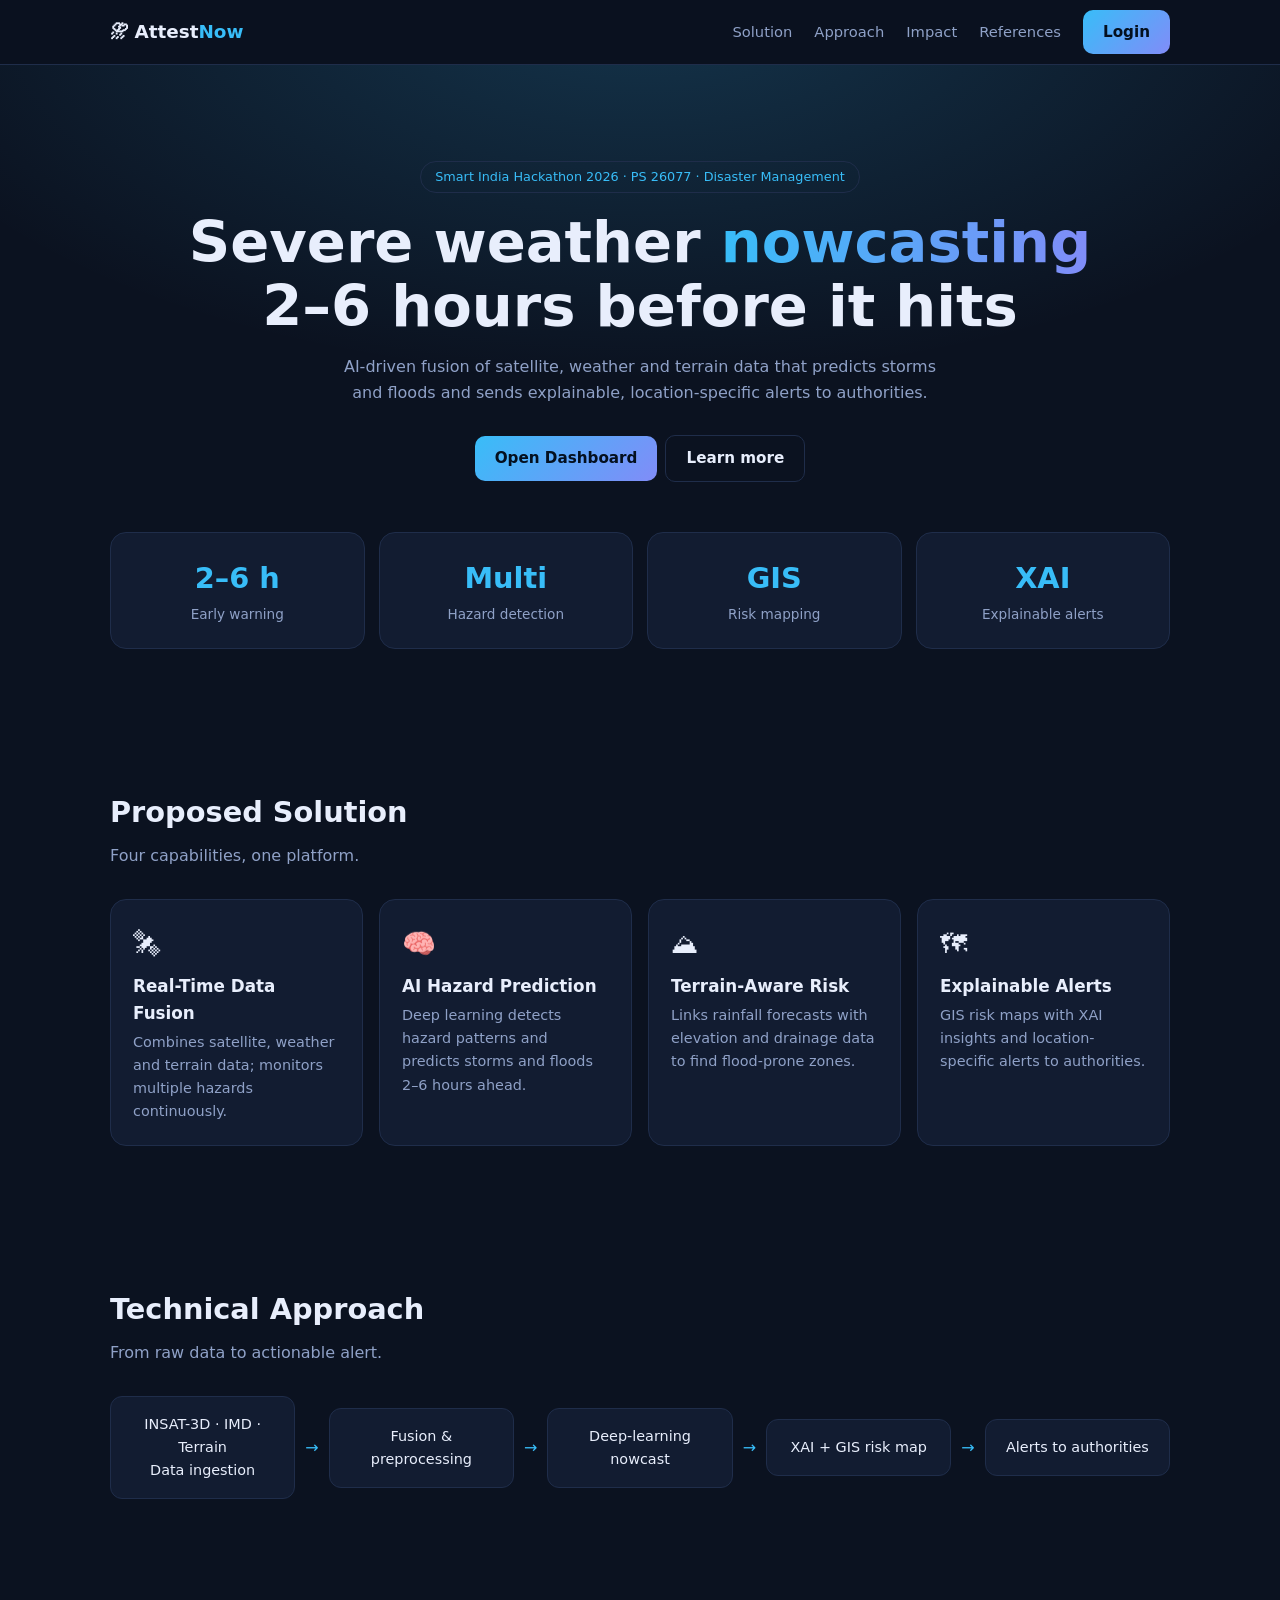
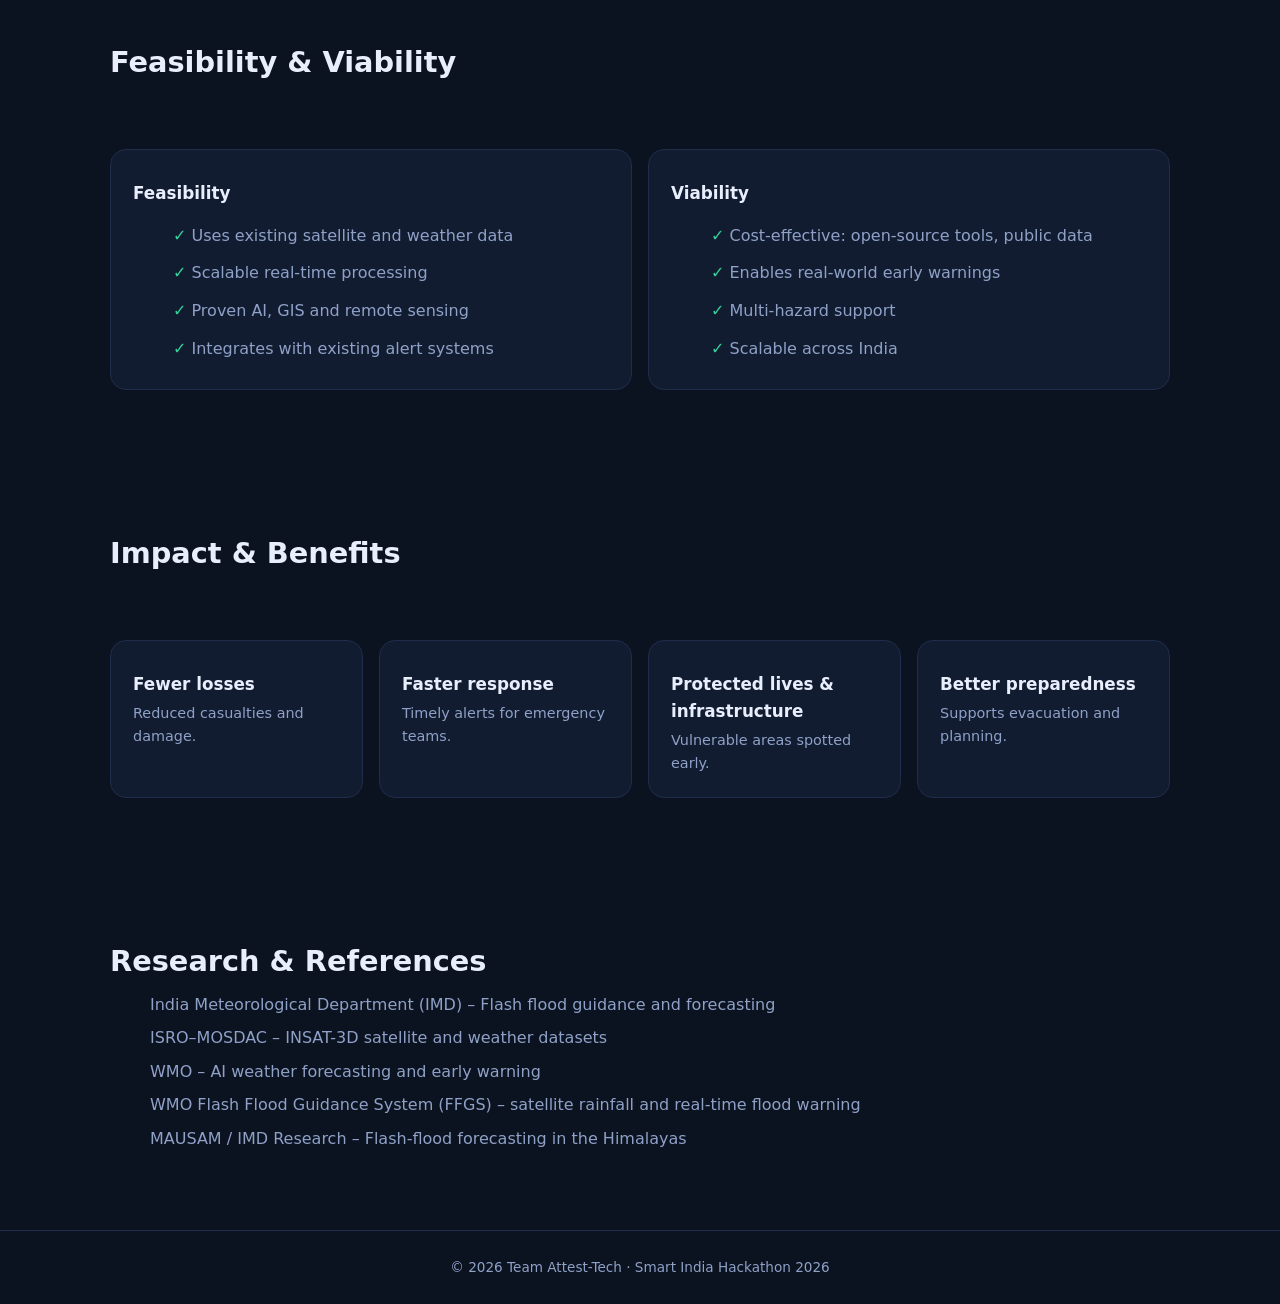
<file: SIH prototype/attest-nowcast/index.html>
<!DOCTYPE html><html lang="en"><head><meta charset="utf-8"><meta name="viewport" content="width=device-width,initial-scale=1"><title>Attest-Tech | Severe Weather Nowcasting</title><link rel="stylesheet" href="style.css"></head><body>
<nav><div class="wrap"><a class="logo" href="#">⛈ Attest<span>Now</span></a><ul><li><a href="#solution">Solution</a></li><li><a href="#tech">Approach</a></li><li><a href="#impact">Impact</a></li><li><a href="#refs">References</a></li><li><a class="btn" href="login.html">Login</a></li></ul></div></nav>
<header class="hero"><div class="wrap"><span class="tag">Smart India Hackathon 2026 · PS 26077 · Disaster Management</span>
<h1>Severe weather <em>nowcasting</em><br>2–6 hours before it hits</h1>
<p>AI-driven fusion of satellite, weather and terrain data that predicts storms and floods and sends explainable, location-specific alerts to authorities.</p>
<a class="btn" href="login.html">Open Dashboard</a><a class="btn ghost" href="#solution">Learn more</a>
<div class="stats"><div class="stat"><b>2–6 h</b><span>Early warning</span></div><div class="stat"><b>Multi</b><span>Hazard detection</span></div><div class="stat"><b>GIS</b><span>Risk mapping</span></div><div class="stat"><b>XAI</b><span>Explainable alerts</span></div></div></div></header>
<section id="solution"><div class="wrap"><h2>Proposed Solution</h2><p class="sub">Four capabilities, one platform.</p><div class="grid">
<div class="card"><div class="ic">🛰</div><h3>Real-Time Data Fusion</h3><p>Combines satellite, weather and terrain data; monitors multiple hazards continuously.</p></div>
<div class="card"><div class="ic">🧠</div><h3>AI Hazard Prediction</h3><p>Deep learning detects hazard patterns and predicts storms and floods 2–6 hours ahead.</p></div>
<div class="card"><div class="ic">⛰</div><h3>Terrain-Aware Risk</h3><p>Links rainfall forecasts with elevation and drainage data to find flood-prone zones.</p></div>
<div class="card"><div class="ic">🗺</div><h3>Explainable Alerts</h3><p>GIS risk maps with XAI insights and location-specific alerts to authorities.</p></div></div></div></section>
<section id="tech"><div class="wrap"><h2>Technical Approach</h2><p class="sub">From raw data to actionable alert.</p><div class="flow"><div>INSAT-3D · IMD · Terrain<br>Data ingestion</div><i>→</i><div>Fusion &amp; preprocessing</div><i>→</i><div>Deep-learning nowcast</div><i>→</i><div>XAI + GIS risk map</div><i>→</i><div>Alerts to authorities</div></div></div></section>
<section><div class="wrap"><h2>Feasibility &amp; Viability</h2><p class="sub">&nbsp;</p><div class="two">
<div class="card"><h3>Feasibility</h3><ul><li>Uses existing satellite and weather data</li><li>Scalable real-time processing</li><li>Proven AI, GIS and remote sensing</li><li>Integrates with existing alert systems</li></ul></div>
<div class="card"><h3>Viability</h3><ul><li>Cost-effective: open-source tools, public data</li><li>Enables real-world early warnings</li><li>Multi-hazard support</li><li>Scalable across India</li></ul></div></div></div></section>
<section id="impact"><div class="wrap"><h2>Impact &amp; Benefits</h2><p class="sub">&nbsp;</p><div class="grid">
<div class="card"><h3>Fewer losses</h3><p>Reduced casualties and damage.</p></div><div class="card"><h3>Faster response</h3><p>Timely alerts for emergency teams.</p></div><div class="card"><h3>Protected lives &amp; infrastructure</h3><p>Vulnerable areas spotted early.</p></div><div class="card"><h3>Better preparedness</h3><p>Supports evacuation and planning.</p></div></div></div></section>
<section id="refs"><div class="wrap"><h2>Research &amp; References</h2><ul class="refs"><li>India Meteorological Department (IMD) – Flash flood guidance and forecasting</li><li>ISRO–MOSDAC – INSAT-3D satellite and weather datasets</li><li>WMO – AI weather forecasting and early warning</li><li>WMO Flash Flood Guidance System (FFGS) – satellite rainfall and real-time flood warning</li><li>MAUSAM / IMD Research – Flash-flood forecasting in the Himalayas</li></ul></div></section>
<footer>© 2026 Team Attest-Tech · Smart India Hackathon 2026</footer></body></html>
</file>
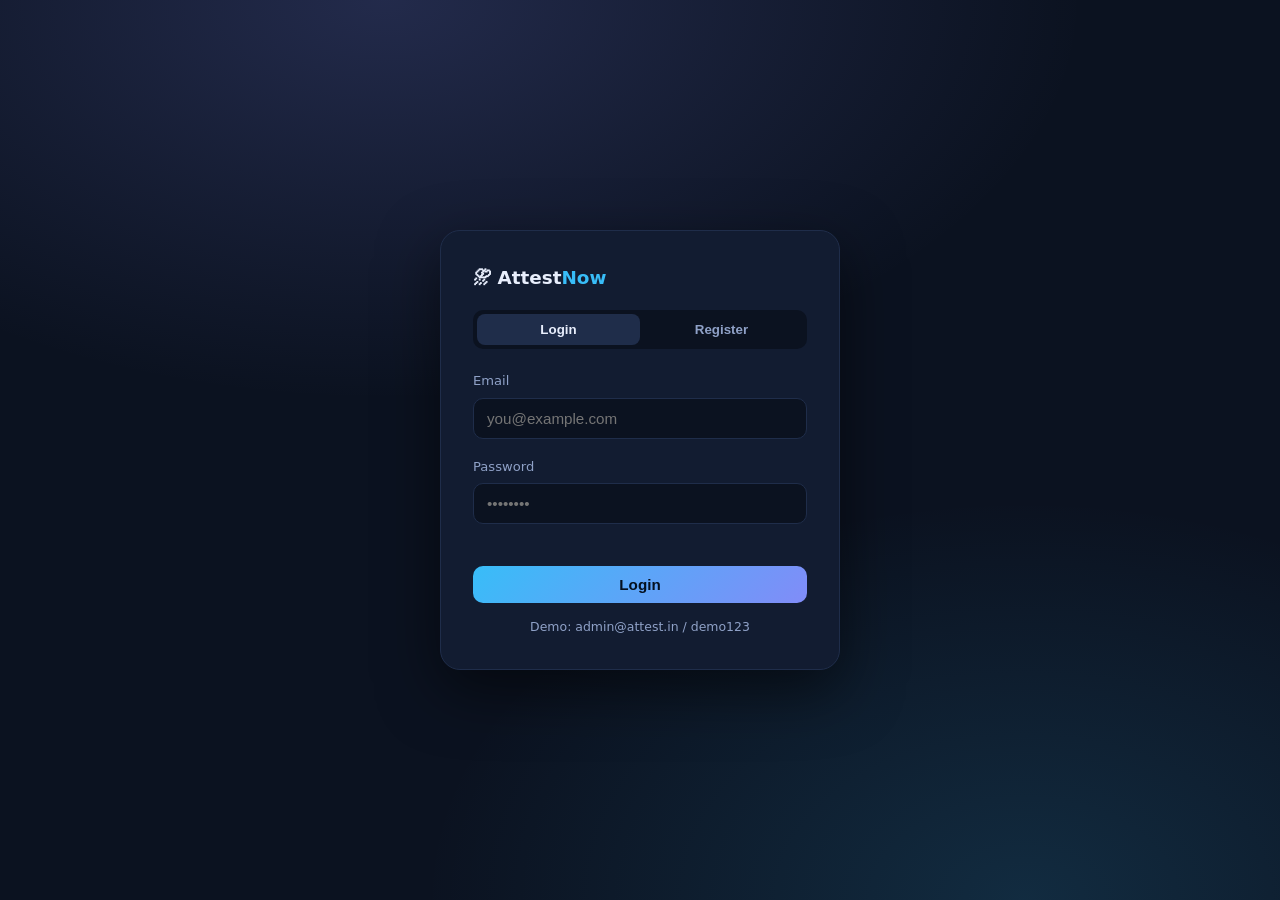
<file: SIH prototype/attest-nowcast/dashboard.html>
<!DOCTYPE html><html lang="en"><head><meta charset="utf-8"><meta name="viewport" content="width=device-width,initial-scale=1"><title>Dashboard | AttestNow</title><link rel="stylesheet" href="style.css"></head><body>
<div class="app"><aside class="side"><a class="logo" href="index.html" style="display:block;margin-bottom:18px">⛈ Attest<span>Now</span></a><a class="on" href="#">📊 Overview</a><a href="#map">🗺 Risk Map</a><a href="#al">🚨 Alerts</a><a href="index.html">🏠 Home</a><a href="#" onclick="logout()">⎋ Logout</a></aside>
<main class="main"><div class="top"><div><h2 id="hi">Welcome</h2><span class="sub" id="ro"></span></div><button class="btn ghost" onclick="logout()">Logout</button></div>
<div class="kpis"><div class="stat"><b id="k1">0</b><span>Active hazards</span></div><div class="stat"><b id="k2" style="color:var(--r)">0</b><span>High-risk zones</span></div><div class="stat"><b>4.2 h</b><span>Avg. lead time</span></div><div class="stat"><b style="color:var(--g)">91%</b><span>Model confidence</span></div></div>
<div class="panels"><div class="card" id="map"><h3>Live Risk Map (simulated)</h3><canvas id="c" width="700" height="420"></canvas></div>
<div class="card" id="al"><h3 style="margin-bottom:10px">Location Alerts</h3><div id="list"></div></div></div>
<div class="card" style="margin-top:16px"><h3>Rainfall forecast — next 6 hours (mm/h)</h3><canvas id="f" width="900" height="200"></canvas></div></main></div>
<script src="app.js"></script><script>
const u=me();if(!u)location.href='login.html';
document.getElementById('hi').textContent='Welcome, '+u.name.split(' ')[0];document.getElementById('ro').textContent=u.role;
const Z=[["Wayanad, KL",.3,.8,'h','Flood · rain 62mm/h + steep slope + poor drainage'],["Chamoli, UK",.5,.2,'h','Flash flood · cloud burst pattern over Himalayas'],["Odisha Coast",.72,.5,'m','Cyclonic storm · wind shear rising'],["Guwahati, AS",.86,.3,'m','Thunderstorm · Brahmaputra basin saturated'],["Mumbai, MH",.22,.55,'l','Moderate rain · drainage capacity ok']];
document.getElementById('k1').textContent=Z.length;document.getElementById('k2').textContent=Z.filter(z=>z[3]=='h').length;
document.getElementById('list').innerHTML=Z.map(z=>`<div class="al"><span class="sev ${z[3]}">${{h:'HIGH',m:'MED',l:'LOW'}[z[3]]}</span><b>${z[0]}</b>${z[4]}<br><small style="color:var(--mut)">Why (XAI): rainfall, elevation, drainage</small></div>`).join('');
const c=document.getElementById('c').getContext('2d'),col={h:'244,63,94',m:'251,146,60',l:'52,211,153'};let t=0;
function draw(){c.clearRect(0,0,700,420);c.strokeStyle='#1f2d4a';for(let i=0;i<700;i+=50){c.beginPath();c.moveTo(i,0);c.lineTo(i,420);c.stroke()}for(let i=0;i<420;i+=50){c.beginPath();c.moveTo(0,i);c.lineTo(700,i);c.stroke()}
c.fillStyle='#8fa1c7';c.font='12px sans-serif';c.fillText('INDIA (schematic)',12,20);t+=.03;
Z.forEach(z=>{const x=z[1]*700,y=z[2]*420,r=26+8*Math.sin(t+x);const g=c.createRadialGradient(x,y,2,x,y,r+16);g.addColorStop(0,`rgba(${col[z[3]]},.9)`);g.addColorStop(1,`rgba(${col[z[3]]},0)`);c.fillStyle=g;c.beginPath();c.arc(x,y,r+16,0,7);c.fill();c.fillStyle='#e8eefc';c.fillText(z[0],x+10,y-8)});requestAnimationFrame(draw)}draw();
const f=document.getElementById('f').getContext('2d'),d=[4,8,15,32,48,62,40];d.forEach((v,i)=>{f.fillStyle=v>45?'#f43f5e':v>20?'#fb923c':'#38bdf8';f.fillRect(50+i*120,190-v*2.6,70,v*2.6);f.fillStyle='#8fa1c7';f.fillText('+'+i+'h',70+i*120,196);f.fillText(v,78+i*120,180-v*2.6)});
</script></body></html>
</file>
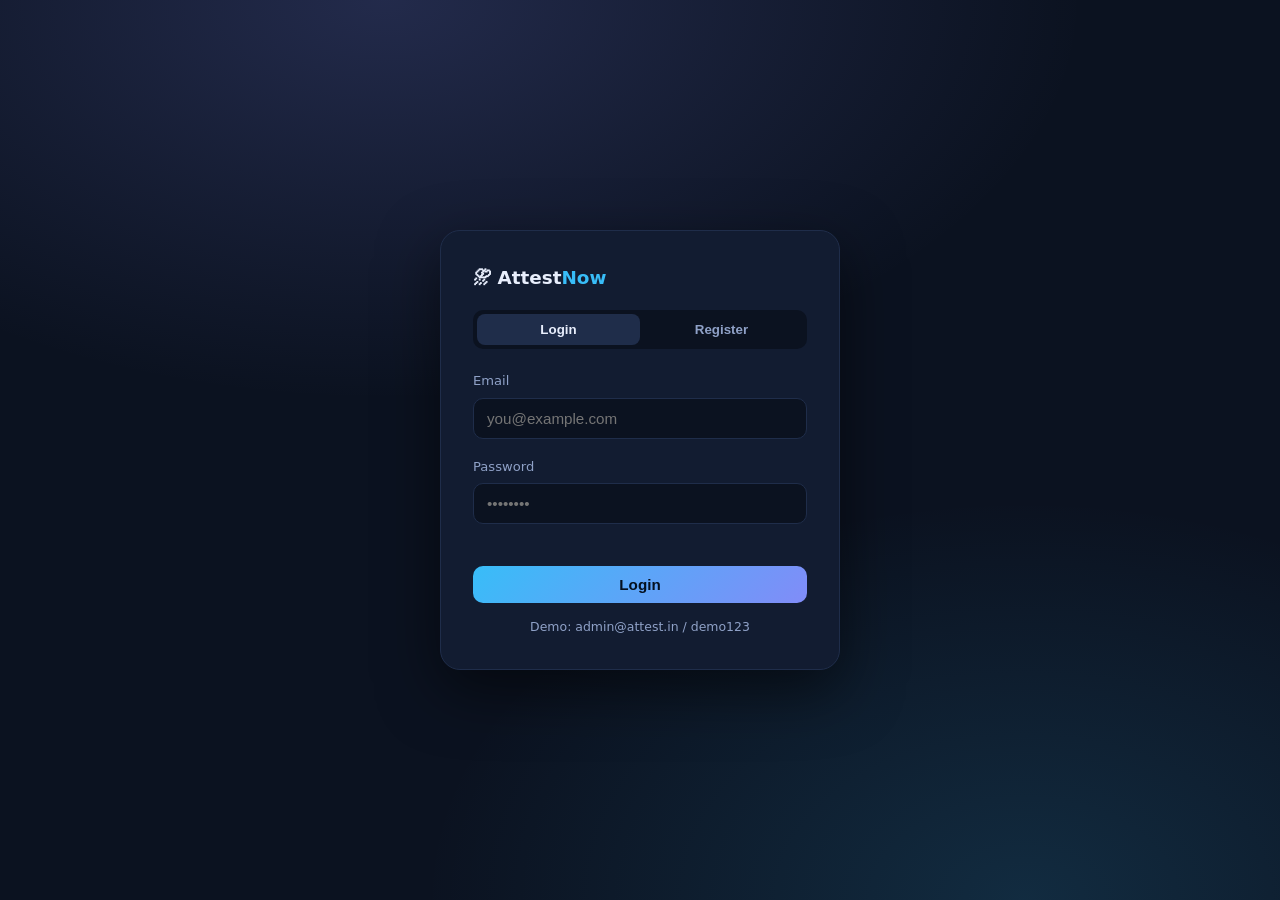
<file: SIH prototype/attest-nowcast/login.html>
<!DOCTYPE html><html lang="en"><head><meta charset="utf-8"><meta name="viewport" content="width=device-width,initial-scale=1"><title>Login | AttestNow</title><link rel="stylesheet" href="style.css"></head><body>
<div class="auth"><div class="box"><a class="logo" href="index.html">⛈ Attest<span>Now</span></a>
<div class="tabs"><button id="t1" class="on">Login</button><button id="t2">Register</button></div>
<div id="nm" style="display:none"><label>Full name</label><input id="n" placeholder="Your name"><label>Role</label><select id="r"><option>Disaster Authority</option><option>Emergency Responder</option><option>Analyst</option></select></div>
<label>Email</label><input id="e" type="email" placeholder="you@example.com"><label>Password</label><input id="p" type="password" placeholder="••••••••">
<div class="msg" id="m"></div><button class="btn" style="width:100%" id="go">Login</button>
<p class="hint">Demo: admin@attest.in / demo123</p></div></div>
<script src="app.js"></script><script>
let reg=false;const $=i=>document.getElementById(i);
function tab(r){reg=r;$('t1').className=r?'':'on';$('t2').className=r?'on':'';$('nm').style.display=r?'block':'none';$('go').textContent=r?'Create account':'Login';$('m').textContent=''}
$('t1').onclick=()=>tab(false);$('t2').onclick=()=>tab(true);
$('go').onclick=()=>{const e=$('e').value.trim(),p=$('p').value;if(!e||p.length<4){$('m').textContent='Enter a valid email and password (4+ chars).';return}
let ok=reg?register({name:$('n').value||e,email:e,pass:p,role:$('r').value}):login(e,p);
if(ok)location.href='dashboard.html';else $('m').textContent=reg?'Account already exists.':'Invalid credentials.'};
if(me())location.href='dashboard.html';</script></body></html>
</file>
<file: SIH prototype/attest-nowcast/style.css>
:root{--bg:#0b1220;--card:#121c31;--line:#1f2d4a;--tx:#e8eefc;--mut:#8fa1c7;--a:#38bdf8;--b:#818cf8;--r:#f43f5e;--o:#fb923c;--g:#34d399}
*{box-sizing:border-box;margin:0}body{font-family:Inter,system-ui,sans-serif;background:var(--bg);color:var(--tx);line-height:1.6}
a{color:inherit;text-decoration:none}.wrap{max-width:1100px;margin:auto;padding:0 20px}
nav{position:sticky;top:0;z-index:9;background:#0b1220cc;backdrop-filter:blur(10px);border-bottom:1px solid var(--line)}
nav .wrap{display:flex;align-items:center;justify-content:space-between;height:64px}
.logo{font-weight:800;font-size:1.15rem}.logo span{color:var(--a)}nav ul{display:flex;gap:22px;list-style:none;color:var(--mut);font-size:.92rem;align-items:center}
nav ul a:hover{color:var(--tx)}
.btn{display:inline-block;padding:10px 20px;border-radius:10px;font-weight:600;border:0;cursor:pointer;background:linear-gradient(135deg,var(--a),var(--b));color:#04101f;font-size:.95rem}
.btn.ghost{background:transparent;border:1px solid var(--line);color:var(--tx)}
.hero{padding:96px 0 70px;text-align:center;background:radial-gradient(800px 380px at 50% -10%,#38bdf833,transparent)}
.tag{display:inline-block;padding:5px 14px;border:1px solid var(--line);border-radius:99px;color:var(--a);font-size:.8rem;margin-bottom:18px}
h1{font-size:clamp(2rem,5vw,3.6rem);line-height:1.1;margin-bottom:16px}h1 em{font-style:normal;background:linear-gradient(90deg,var(--a),var(--b));-webkit-background-clip:text;color:transparent}
.hero p{color:var(--mut);max-width:620px;margin:0 auto 26px}.hero .btn{margin:4px}
.stats{display:grid;grid-template-columns:repeat(4,1fr);gap:14px;margin-top:46px}
.stat,.card{background:var(--card);border:1px solid var(--line);border-radius:16px;padding:22px;transition:.25s}
.card:hover{transform:translateY(-4px);border-color:var(--a)}.stat b{font-size:1.8rem;color:var(--a);display:block}.stat span{color:var(--mut);font-size:.85rem}
section{padding:70px 0}h2{font-size:1.8rem;margin-bottom:8px}.sub{color:var(--mut);margin-bottom:30px}
.grid{display:grid;grid-template-columns:repeat(auto-fit,minmax(230px,1fr));gap:16px}.card .ic{font-size:1.7rem}.card h3{margin:8px 0 4px;font-size:1.05rem}.card p{color:var(--mut);font-size:.9rem}
.flow{display:flex;flex-wrap:wrap;gap:10px;align-items:center}.flow div{flex:1;min-width:150px;text-align:center;padding:16px;border-radius:12px;background:var(--card);border:1px solid var(--line);font-size:.9rem}.flow i{color:var(--a);font-style:normal}
.two{display:grid;grid-template-columns:1fr 1fr;gap:16px}.two ul{list-style:none;color:var(--mut);margin-top:10px}.two li{padding:6px 0}.two li:before{content:"✓ ";color:var(--g)}
.refs li{color:var(--mut);margin:8px 0;list-style:none}footer{border-top:1px solid var(--line);padding:26px 0;text-align:center;color:var(--mut);font-size:.85rem}
/* auth */
.auth{min-height:100vh;display:grid;place-items:center;background:radial-gradient(700px 400px at 30% 0,#818cf833,transparent),radial-gradient(600px 400px at 80% 100%,#38bdf826,transparent);padding:20px}
.box{width:100%;max-width:400px;background:var(--card);border:1px solid var(--line);border-radius:20px;padding:32px;box-shadow:0 20px 60px #0008}
.tabs{display:flex;background:var(--bg);border-radius:10px;padding:4px;margin:18px 0}.tabs button{flex:1;padding:8px;border:0;background:none;color:var(--mut);border-radius:8px;cursor:pointer;font-weight:600}.tabs .on{background:var(--line);color:var(--tx)}
label{font-size:.82rem;color:var(--mut)}input,select{width:100%;padding:11px 13px;margin:5px 0 14px;background:var(--bg);border:1px solid var(--line);border-radius:10px;color:var(--tx);font-size:.95rem}input:focus{outline:2px solid var(--a)}
.msg{font-size:.85rem;min-height:20px;margin-bottom:8px;color:var(--r)}.hint{font-size:.78rem;color:var(--mut);text-align:center;margin-top:14px}
/* dashboard */
.app{display:grid;grid-template-columns:220px 1fr;min-height:100vh}.side{background:#0e172a;border-right:1px solid var(--line);padding:22px 16px;position:sticky;top:0;height:100vh}
.side a{display:block;padding:10px 12px;border-radius:10px;color:var(--mut);margin:4px 0;font-size:.92rem}.side a.on,.side a:hover{background:var(--line);color:var(--tx)}
.main{padding:24px}.top{display:flex;justify-content:space-between;align-items:center;margin-bottom:20px;gap:10px;flex-wrap:wrap}
.kpis{display:grid;grid-template-columns:repeat(4,1fr);gap:14px;margin-bottom:16px}.kpis .stat b{font-size:1.5rem}
.panels{display:grid;grid-template-columns:2fr 1fr;gap:16px}canvas{width:100%;border-radius:12px;background:#0a1426;display:block}
.al{padding:10px 12px;border-radius:10px;background:var(--bg);margin-bottom:8px;font-size:.85rem;border-left:0}.al b{display:block}.sev{font-size:.72rem;padding:2px 8px;border-radius:99px;float:right}
.h{background:#f43f5e33;color:var(--r)}.m{background:#fb923c33;color:var(--o)}.l{background:#34d39933;color:var(--g)}
@media(max-width:800px){.stats,.kpis{grid-template-columns:1fr 1fr}.two,.panels{grid-template-columns:1fr}.app{grid-template-columns:1fr}.side{position:static;height:auto;display:flex;gap:6px;overflow:auto}nav ul li:not(:last-child){display:none}}
</file>
